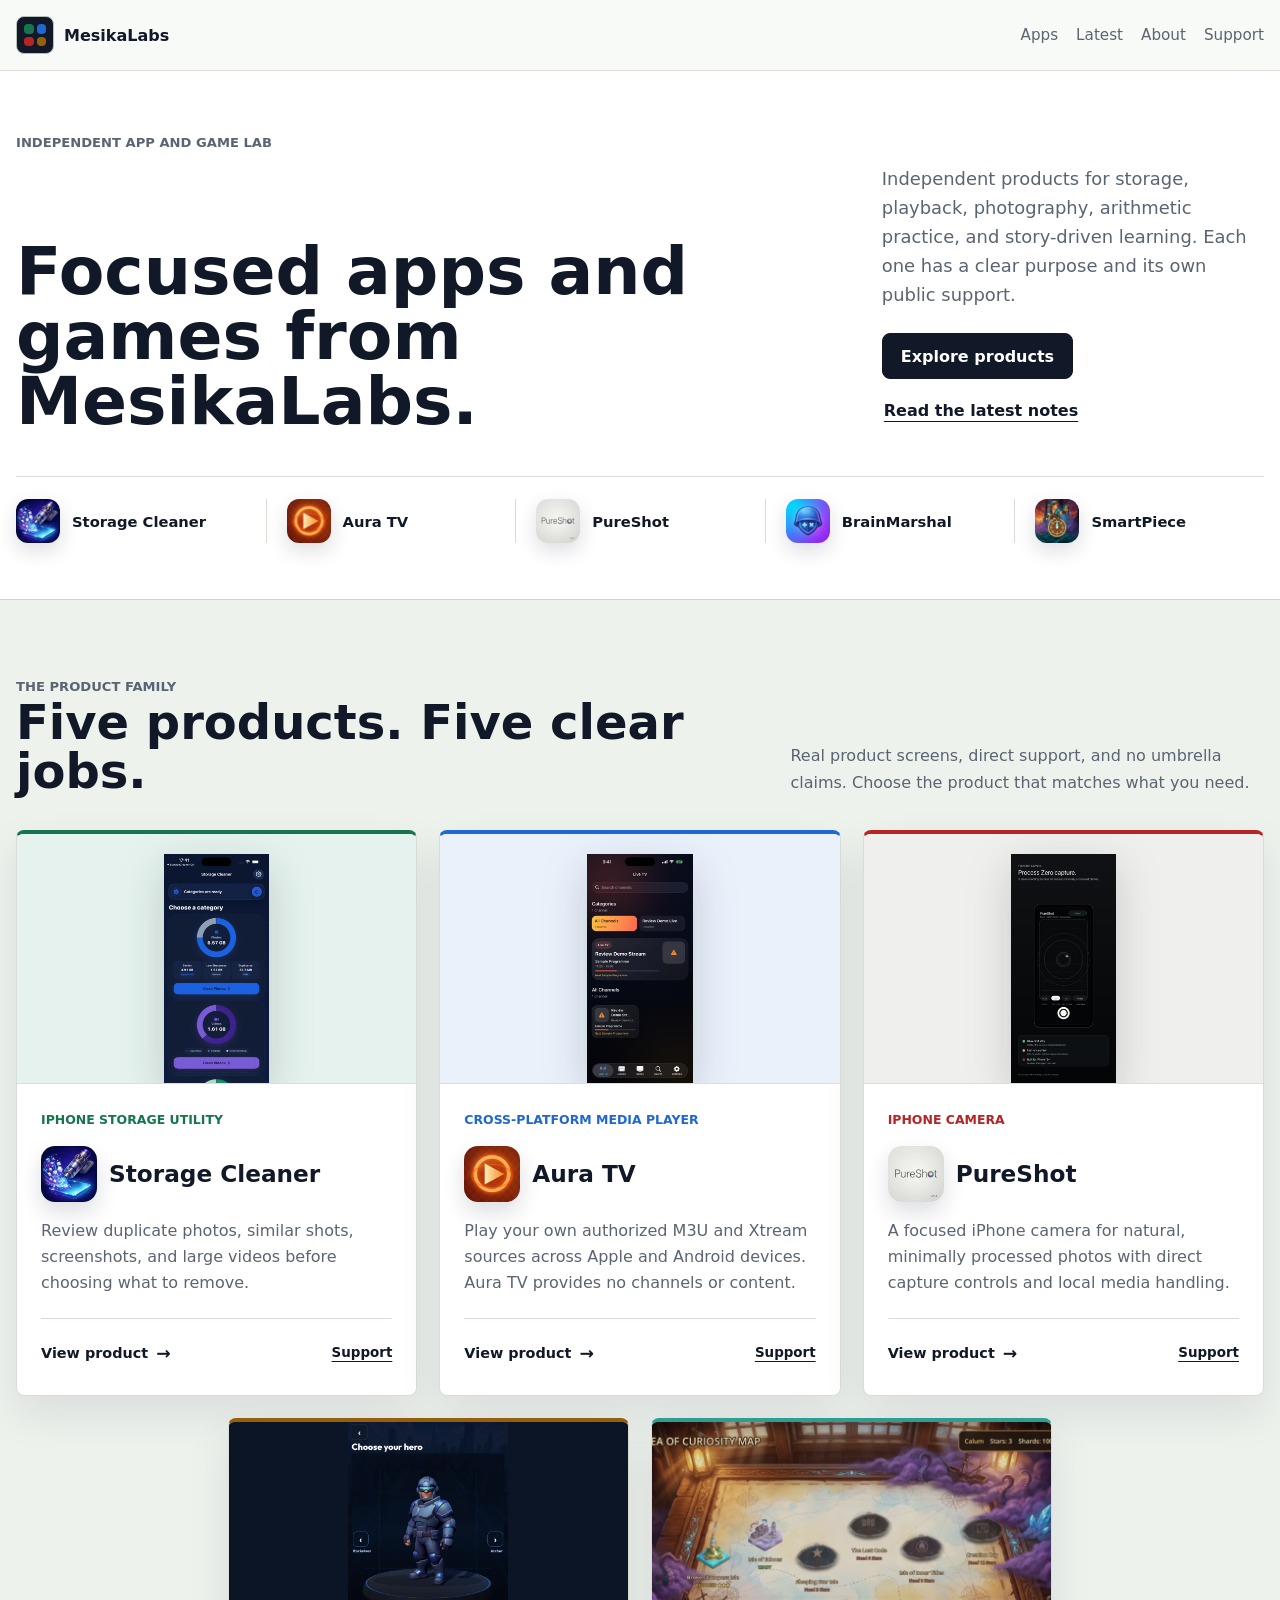
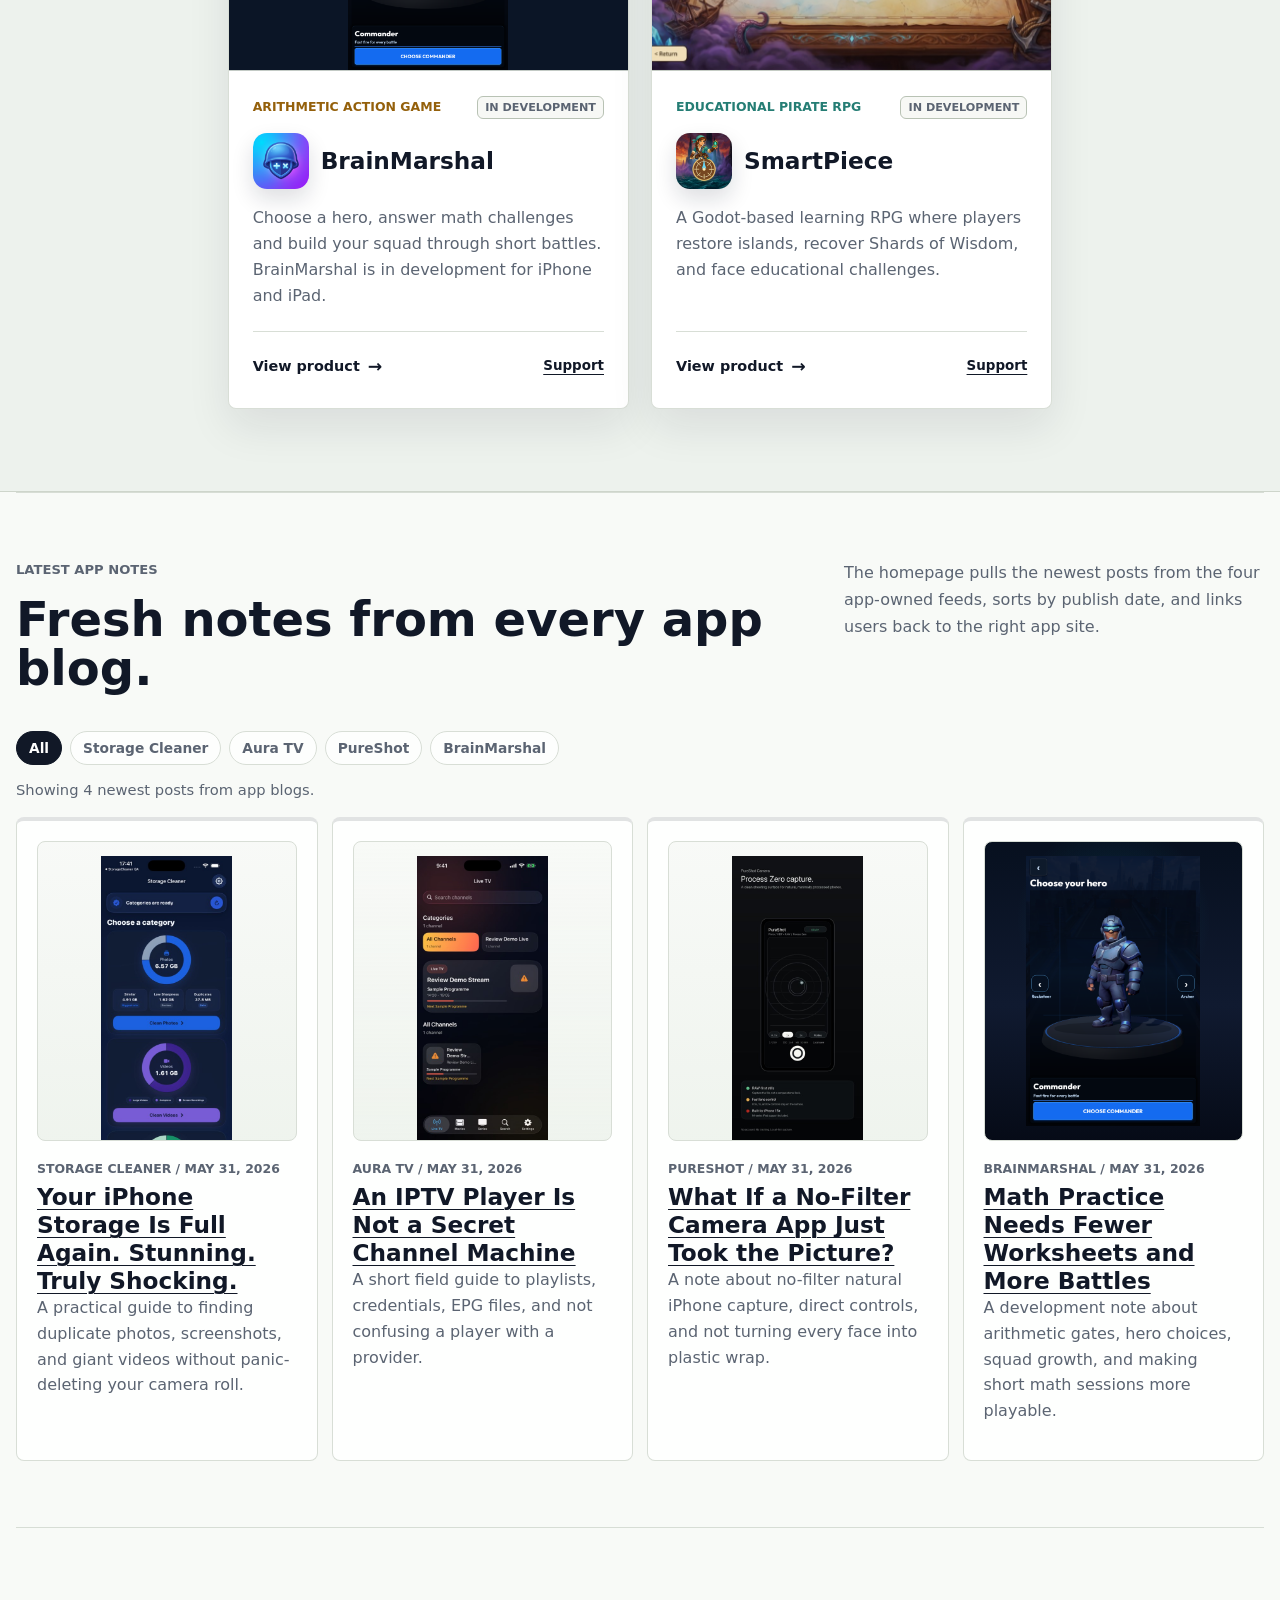
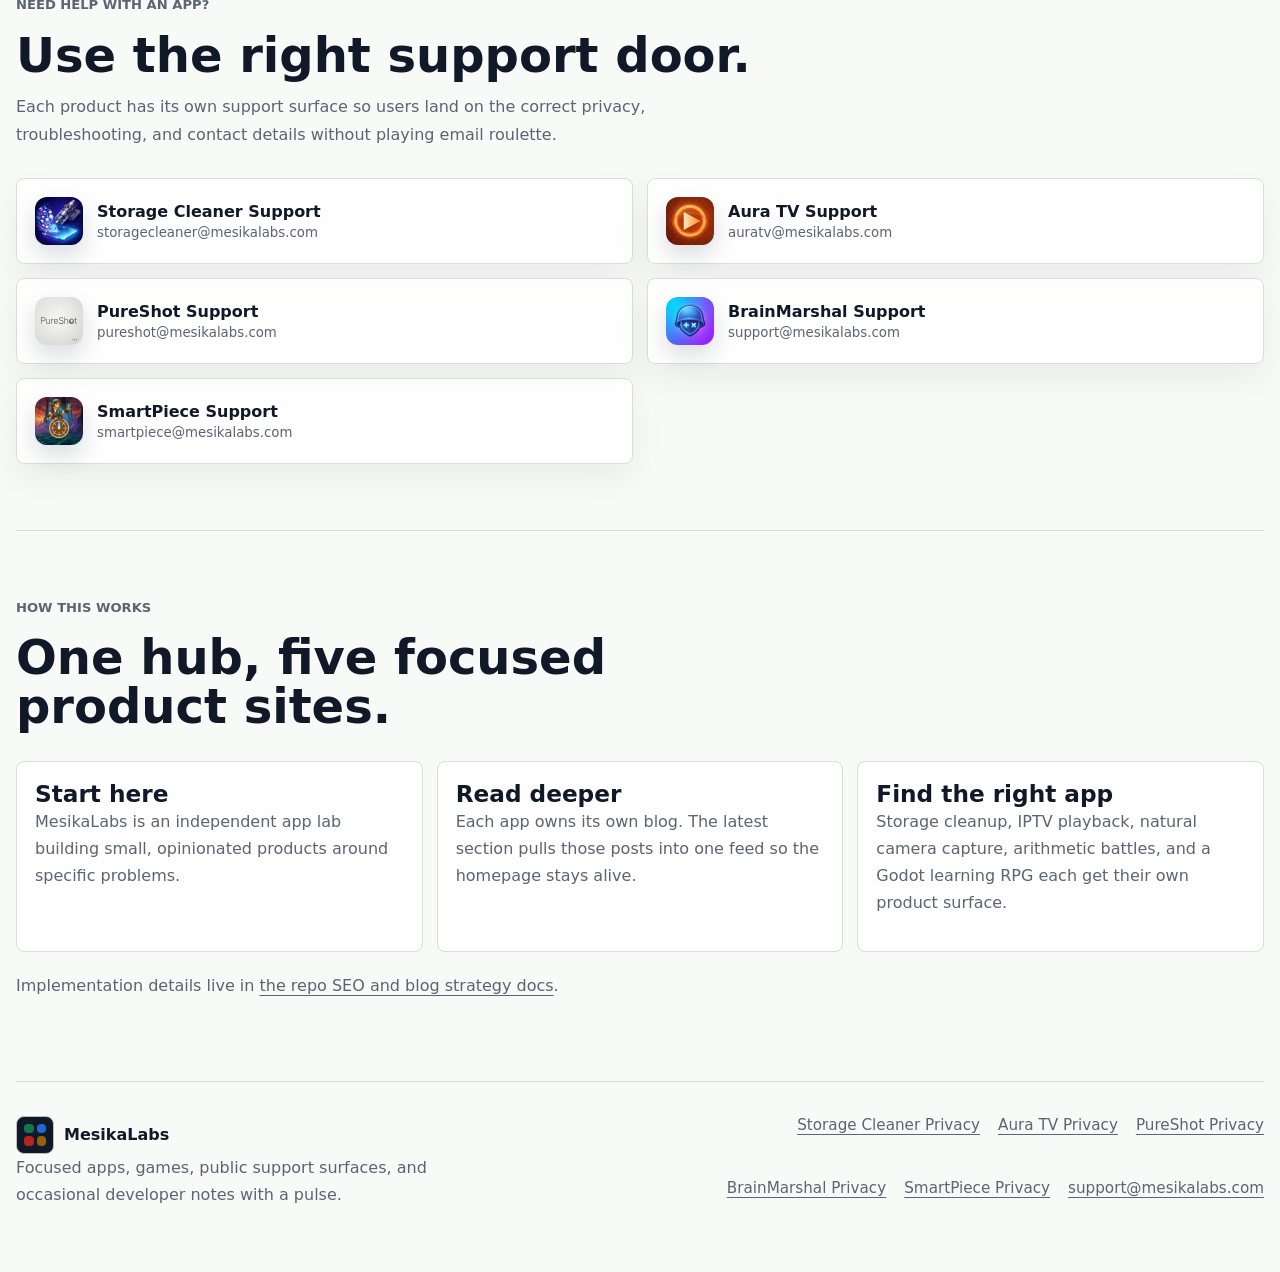
<file: index.html>
<!doctype html>
<html lang="en">
<head>
  <meta charset="utf-8">
  <meta name="viewport" content="width=device-width, initial-scale=1">
  <title>MesikaLabs | Focused Apps and Games</title>
  <meta name="description" content="MesikaLabs builds focused apps and games: Storage Cleaner, Aura TV, PureShot, BrainMarshal, and SmartPiece.">
  <meta name="theme-color" content="#f8faf7">
  <meta name="facebook-domain-verification" content="ojaukg6lcsspaxchct8sgvpy7v1ojz">
  <meta property="og:title" content="MesikaLabs | Focused Apps and Games">
  <meta property="og:description" content="The central hub for Storage Cleaner, Aura TV, PureShot, BrainMarshal, SmartPiece, support links, and the newest app blog posts.">
  <meta property="og:type" content="website">
  <meta property="og:url" content="https://mesikalabs.com/">
  <meta property="og:image" content="https://mesikalabs.com/assets/apps/storage-cleaner-icon-192.png">
  <meta property="og:image:alt" content="Storage Cleaner app icon from MesikaLabs">
  <meta name="twitter:card" content="summary">
  <link rel="canonical" href="https://mesikalabs.com/">
  <link rel="icon" href="/assets/apps/storage-cleaner-icon-192.png?v=20260531perf" type="image/png">
  <link rel="apple-touch-icon" href="/assets/apps/storage-cleaner-icon-192.png?v=20260531perf">
  <link rel="stylesheet" href="/assets/site.css?v=20260710portfolio3">
  <script type="application/ld+json">
  {
    "@context": "https://schema.org",
    "@type": "Organization",
    "name": "MesikaLabs",
    "url": "https://mesikalabs.com/",
    "email": "support@mesikalabs.com",
    "sameAs": [
      "https://storagecleaner.mesikalabs.com/",
      "https://auratv.mesikalabs.com/",
      "https://pureshot.mesikalabs.com/",
      "https://brainmarshal.mesikalabs.com/",
      "https://smartpiece.mesikalabs.com/"
    ],
    "makesOffer": [
      {
        "@type": "Offer",
        "itemOffered": {
          "@type": "SoftwareApplication",
          "name": "Storage Cleaner",
          "operatingSystem": "iOS",
          "applicationCategory": "UtilitiesApplication"
        }
      },
      {
        "@type": "Offer",
        "itemOffered": {
          "@type": "SoftwareApplication",
          "name": "Aura TV",
          "operatingSystem": "iOS, iPadOS, tvOS, Android, Android TV, Google TV",
          "applicationCategory": "EntertainmentApplication"
        }
      },
      {
        "@type": "Offer",
        "itemOffered": {
          "@type": "SoftwareApplication",
          "name": "PureShot",
          "operatingSystem": "iOS",
          "applicationCategory": "PhotographyApplication"
        }
      },
      {
        "@type": "Offer",
        "itemOffered": {
          "@type": "SoftwareApplication",
          "name": "BrainMarshal",
          "operatingSystem": "iOS",
          "applicationCategory": "EducationalApplication"
        }
      },
      {
        "@type": "Offer",
        "itemOffered": {
          "@type": "SoftwareApplication",
          "name": "SmartPiece",
          "operatingSystem": "Godot runtime in development",
          "applicationCategory": "EducationalApplication"
        }
      }
    ]
  }
  </script>
</head>
<body>
  <header class="site-header">
    <nav class="nav-shell" aria-label="Primary navigation">
      <a class="brand-link" href="/" aria-label="MesikaLabs home">
        <span class="brand-mark" aria-hidden="true"><i></i><i></i><i></i><i></i></span>
        <span>MesikaLabs</span>
      </a>
      <div class="nav-links">
        <a href="#apps">Apps</a>
        <a href="#latest">Latest</a>
        <a href="#strategy">About</a>
        <a href="#support">Support</a>
      </div>
    </nav>
  </header>

  <main>
    <section class="hero-section" aria-labelledby="hero-title">
      <div class="hero-inner">
        <div class="hero-copy">
          <p class="eyebrow">Independent app and game lab</p>
          <h1 id="hero-title">Focused apps and games from MesikaLabs.</h1>
          <div class="hero-intro">
            <p class="hero-lede">Independent products for storage, playback, photography, arithmetic practice, and story-driven learning. Each one has a clear purpose and its own public support.</p>
            <div class="hero-actions" aria-label="Primary site links">
              <a class="button button-primary" href="#apps">Explore products</a>
              <a class="text-link" href="#latest">Read the latest notes</a>
            </div>
          </div>
        </div>

        <ul class="product-index" aria-label="MesikaLabs products">
          <li><a href="https://storagecleaner.mesikalabs.com/"><img src="/assets/apps/storage-cleaner-icon-192.png?v=20260531perf" width="44" height="44" alt=""><span>Storage Cleaner</span></a></li>
          <li><a href="https://auratv.mesikalabs.com/"><img src="/assets/apps/aura-tv-icon-192.png?v=20260531perf" width="44" height="44" alt=""><span>Aura TV</span></a></li>
          <li><a href="https://pureshot.mesikalabs.com/"><img src="/assets/apps/pureshot-icon-192.png?v=20260531perf" width="44" height="44" alt=""><span>PureShot</span></a></li>
          <li><a href="https://brainmarshal.mesikalabs.com/"><img src="/assets/apps/mathwar-icon-192.png?v=20260628" width="44" height="44" alt=""><span>BrainMarshal</span></a></li>
          <li><a href="https://smartpiece.mesikalabs.com/"><img src="/assets/apps/smartpiece-icon-192.png" width="44" height="44" alt=""><span>SmartPiece</span></a></li>
        </ul>
      </div>
    </section>

    <section class="apps-section" id="apps" aria-labelledby="apps-title">
      <div class="section-shell">
        <div class="section-heading products-heading">
          <p class="eyebrow">The product family</p>
          <h2 id="apps-title">Five products. Five clear jobs.</h2>
          <p>Real product screens, direct support, and no umbrella claims. Choose the product that matches what you need.</p>
        </div>

        <div class="app-grid">
          <article class="app-card app-storage">
            <a class="app-card-top" href="https://storagecleaner.mesikalabs.com/" aria-label="Visit Storage Cleaner">
              <img class="app-preview" src="/assets/apps/storage-cleaner-preview.jpg?v=20260531perf" width="414" height="900" alt="Storage Cleaner iPhone dashboard showing storage cleanup categories" decoding="async">
            </a>
            <div class="app-card-body">
              <div class="app-meta">
                <p class="app-kicker">iPhone storage utility</p>
              </div>
              <div class="app-heading">
                <img class="app-card-icon" src="/assets/apps/storage-cleaner-icon-192.png?v=20260531perf" width="72" height="72" alt="" decoding="async">
                <h3><a href="https://storagecleaner.mesikalabs.com/">Storage Cleaner</a></h3>
              </div>
              <p>Review duplicate photos, similar shots, screenshots, and large videos before choosing what to remove.</p>
              <div class="app-links">
                <a class="app-primary-link" href="https://storagecleaner.mesikalabs.com/">View product <span aria-hidden="true">&rarr;</span></a>
                <a href="https://storagecleaner.mesikalabs.com/support/">Support</a>
              </div>
            </div>
          </article>

          <article class="app-card app-aura">
            <a class="app-card-top" href="https://auratv.mesikalabs.com/" aria-label="Visit Aura TV">
              <img class="app-preview" src="/assets/apps/aura-tv-preview.jpg?v=20260531perf" width="414" height="900" alt="Aura TV IPTV player live channel guide screen" decoding="async">
            </a>
            <div class="app-card-body">
              <div class="app-meta">
                <p class="app-kicker">Cross-platform media player</p>
              </div>
              <div class="app-heading">
                <img class="app-card-icon" src="/assets/apps/aura-tv-icon-192.png?v=20260531perf" width="72" height="72" alt="" decoding="async">
                <h3><a href="https://auratv.mesikalabs.com/">Aura TV</a></h3>
              </div>
              <p>Play your own authorized M3U and Xtream sources across Apple and Android devices. Aura TV provides no channels or content.</p>
              <div class="app-links">
                <a class="app-primary-link" href="https://auratv.mesikalabs.com/">View product <span aria-hidden="true">&rarr;</span></a>
                <a href="https://auratv.mesikalabs.com/support/">Support</a>
              </div>
            </div>
          </article>

          <article class="app-card app-pure">
            <a class="app-card-top" href="https://pureshot.mesikalabs.com/" aria-label="Visit PureShot">
              <img class="app-preview" src="/assets/apps/pureshot-preview.jpg?v=20260531perf" width="414" height="900" alt="PureShot iPhone camera controls for natural capture" decoding="async">
            </a>
            <div class="app-card-body">
              <div class="app-meta">
                <p class="app-kicker">iPhone camera</p>
              </div>
              <div class="app-heading">
                <img class="app-card-icon" src="/assets/apps/pureshot-icon-192.png?v=20260531perf" width="72" height="72" alt="" decoding="async">
                <h3><a href="https://pureshot.mesikalabs.com/">PureShot</a></h3>
              </div>
              <p>A focused iPhone camera for natural, minimally processed photos with direct capture controls and local media handling.</p>
              <div class="app-links">
                <a class="app-primary-link" href="https://pureshot.mesikalabs.com/">View product <span aria-hidden="true">&rarr;</span></a>
                <a href="https://pureshot.mesikalabs.com/support/">Support</a>
              </div>
            </div>
          </article>

          <article class="app-card app-math">
            <a class="app-card-top" href="https://brainmarshal.mesikalabs.com/" aria-label="Visit BrainMarshal">
              <img class="app-preview" src="/assets/apps/brainmarshal-hero-select.png?v=20260908" width="1179" height="2556" alt="BrainMarshal current 3D hero selection" loading="lazy" decoding="async">
            </a>
            <div class="app-card-body">
              <div class="app-meta">
                <p class="app-kicker">Arithmetic action game</p>
                <span class="status-label">In development</span>
              </div>
              <div class="app-heading">
                <img class="app-card-icon" src="/assets/apps/mathwar-icon-192.png?v=20260628" width="72" height="72" alt="" loading="lazy" decoding="async">
                <h3><a href="https://brainmarshal.mesikalabs.com/">BrainMarshal</a></h3>
              </div>
              <p>Choose a hero, answer math challenges and build your squad through short battles. BrainMarshal is in development for iPhone and iPad.</p>
              <div class="app-links">
                <a class="app-primary-link" href="https://brainmarshal.mesikalabs.com/">View product <span aria-hidden="true">&rarr;</span></a>
                <a href="https://brainmarshal.mesikalabs.com/support/">Support</a>
              </div>
            </div>
          </article>

          <article class="app-card app-smartpiece">
            <a class="app-card-top" href="https://smartpiece.mesikalabs.com/" aria-label="Visit SmartPiece">
              <img class="app-preview" src="/assets/apps/smartpiece-preview.jpg" width="900" height="506" alt="SmartPiece Godot world map screenshot" loading="lazy" decoding="async">
            </a>
            <div class="app-card-body">
              <div class="app-meta">
                <p class="app-kicker">Educational pirate RPG</p>
                <span class="status-label">In development</span>
              </div>
              <div class="app-heading">
                <img class="app-card-icon" src="/assets/apps/smartpiece-icon-192.png" width="72" height="72" alt="" loading="lazy" decoding="async">
                <h3><a href="https://smartpiece.mesikalabs.com/">SmartPiece</a></h3>
              </div>
              <p>A Godot-based learning RPG where players restore islands, recover Shards of Wisdom, and face educational challenges.</p>
              <div class="app-links">
                <a class="app-primary-link" href="https://smartpiece.mesikalabs.com/">View product <span aria-hidden="true">&rarr;</span></a>
                <a href="https://smartpiece.mesikalabs.com/support/">Support</a>
              </div>
            </div>
          </article>
        </div>
      </div>
    </section>

    <section class="latest-section" id="latest" aria-labelledby="latest-title">
      <div class="section-heading latest-heading">
        <div>
          <p class="eyebrow">Latest app notes</p>
          <h2 id="latest-title">Fresh notes from every app blog.</h2>
        </div>
        <p>The homepage pulls the newest posts from the four app-owned feeds, sorts by publish date, and links users back to the right app site.</p>
      </div>

      <div class="feed-toolbar" aria-label="Filter latest posts">
        <button class="filter-chip is-active" type="button" data-feed-filter="all">All</button>
        <button class="filter-chip" type="button" data-feed-filter="Storage Cleaner">Storage Cleaner</button>
        <button class="filter-chip" type="button" data-feed-filter="Aura TV">Aura TV</button>
        <button class="filter-chip" type="button" data-feed-filter="PureShot">PureShot</button>
        <button class="filter-chip" type="button" data-feed-filter="BrainMarshal">BrainMarshal</button>
      </div>
      <div class="feed-status" id="feed-status" role="status" aria-live="polite">Loading newest app posts...</div>
      <div class="post-grid" id="latest-posts" data-feed-target>
        <article class="post-card" data-app="Storage Cleaner">
          <img class="post-thumb" src="/assets/apps/storage-cleaner-preview.jpg?v=20260531perf" width="414" height="900" alt="Storage Cleaner cleanup dashboard thumbnail" loading="lazy" decoding="async">
          <p class="post-meta">Storage Cleaner / May 31, 2026</p>
          <h3><a href="https://storagecleaner.mesikalabs.com/blog/iphone-storage-full-again/">Your iPhone Storage Is Full Again. Stunning. Truly Shocking.</a></h3>
          <p>The polite way to say it: your camera roll has become a landfill with thumbnails.</p>
        </article>
        <article class="post-card" data-app="Aura TV">
          <img class="post-thumb" src="/assets/apps/aura-tv-preview.jpg?v=20260531perf" width="414" height="900" alt="Aura TV live guide thumbnail" loading="lazy" decoding="async">
          <p class="post-meta">Aura TV / May 31, 2026</p>
          <h3><a href="https://auratv.mesikalabs.com/blog/iptv-player-without-channels/">An IPTV Player Is Not a Secret Channel Machine</a></h3>
          <p>A short field guide to playlists, credentials, EPG files, and not confusing a player with a provider.</p>
        </article>
        <article class="post-card" data-app="PureShot">
          <img class="post-thumb" src="/assets/apps/pureshot-preview.jpg?v=20260531perf" width="414" height="900" alt="PureShot camera controls thumbnail" loading="lazy" decoding="async">
          <p class="post-meta">PureShot / May 31, 2026</p>
          <h3><a href="https://pureshot.mesikalabs.com/blog/no-filter-camera/">What If a Camera App Just Took the Picture?</a></h3>
          <p>No sparkle cannon. No plastic skin. Just the scene, the sensor, and fewer excuses.</p>
        </article>
        <article class="post-card" data-app="BrainMarshal">
          <img class="post-thumb" src="/assets/apps/brainmarshal-hero-select.png?v=20260908" width="1179" height="2556" alt="BrainMarshal hero selection" loading="lazy" decoding="async">
          <p class="post-meta">BrainMarshal / May 31, 2026</p>
          <h3><a href="https://brainmarshal.mesikalabs.com/blog/math-practice-with-battles/">Math Practice Needs Fewer Worksheets and More Battles</a></h3>
          <p>A quick look at why BrainMarshal turns arithmetic answers into movement, soldiers, and consequences.</p>
        </article>
      </div>
    </section>

    <section class="support-section" id="support" aria-labelledby="support-title">
      <div class="section-heading">
        <p class="eyebrow">Need help with an app?</p>
        <h2 id="support-title">Use the right support door.</h2>
        <p>Each product has its own support surface so users land on the correct privacy, troubleshooting, and contact details without playing email roulette.</p>
      </div>
      <div class="support-grid">
        <a class="support-card" href="https://storagecleaner.mesikalabs.com/support/">
          <img src="/assets/apps/storage-cleaner-icon-192.png?v=20260531perf" width="48" height="48" loading="lazy" decoding="async" alt="">
          <span>
            <strong>Storage Cleaner Support</strong>
            <small>storagecleaner@mesikalabs.com</small>
          </span>
        </a>
        <a class="support-card" href="https://auratv.mesikalabs.com/support/">
          <img src="/assets/apps/aura-tv-icon-192.png?v=20260531perf" width="48" height="48" loading="lazy" decoding="async" alt="">
          <span>
            <strong>Aura TV Support</strong>
            <small>auratv@mesikalabs.com</small>
          </span>
        </a>
        <a class="support-card" href="https://pureshot.mesikalabs.com/support/">
          <img src="/assets/apps/pureshot-icon-192.png?v=20260531perf" width="48" height="48" loading="lazy" decoding="async" alt="">
          <span>
            <strong>PureShot Support</strong>
            <small>pureshot@mesikalabs.com</small>
          </span>
        </a>
        <a class="support-card" href="https://brainmarshal.mesikalabs.com/support/">
          <img src="/assets/apps/mathwar-icon-192.png?v=20260628" width="48" height="48" loading="lazy" decoding="async" alt="">
          <span>
            <strong>BrainMarshal Support</strong>
            <small>support@mesikalabs.com</small>
          </span>
        </a>
        <a class="support-card" href="https://smartpiece.mesikalabs.com/support/">
          <img src="/assets/apps/smartpiece-icon-192.png" width="48" height="48" loading="lazy" decoding="async" alt="">
          <span>
            <strong>SmartPiece Support</strong>
            <small>smartpiece@mesikalabs.com</small>
          </span>
        </a>
      </div>
    </section>

    <section class="strategy-section" id="strategy" aria-labelledby="strategy-title">
      <div class="section-heading">
        <p class="eyebrow">How this works</p>
        <h2 id="strategy-title">One hub, five focused product sites.</h2>
      </div>
      <div class="strategy-grid">
        <article>
          <h3>Start here</h3>
          <p>MesikaLabs is an independent app lab building small, opinionated products around specific problems.</p>
        </article>
        <article>
          <h3>Read deeper</h3>
          <p>Each app owns its own blog. The latest section pulls those posts into one feed so the homepage stays alive.</p>
        </article>
        <article>
          <h3>Find the right app</h3>
          <p>Storage cleanup, IPTV playback, natural camera capture, arithmetic battles, and a Godot learning RPG each get their own product surface.</p>
        </article>
      </div>
      <p class="doc-link">Implementation details live in <a href="https://github.com/eliran-mesika/mesikalabs-site/tree/main/docs">the repo SEO and blog strategy docs</a>.</p>
    </section>
  </main>

  <footer class="site-footer">
    <div>
      <a class="brand-link" href="/" aria-label="MesikaLabs home">
        <span class="brand-mark" aria-hidden="true"><i></i><i></i><i></i><i></i></span>
        <span>MesikaLabs</span>
      </a>
      <p>Focused apps, games, public support surfaces, and occasional developer notes with a pulse.</p>
    </div>
    <div class="footer-links">
      <a href="https://storagecleaner.mesikalabs.com/privacy/">Storage Cleaner Privacy</a>
      <a href="https://auratv.mesikalabs.com/privacy/">Aura TV Privacy</a>
      <a href="https://pureshot.mesikalabs.com/privacy/">PureShot Privacy</a>
      <a href="https://brainmarshal.mesikalabs.com/privacy/">BrainMarshal Privacy</a>
      <a href="https://smartpiece.mesikalabs.com/privacy/">SmartPiece Privacy</a>
      <a href="mailto:support@mesikalabs.com">support@mesikalabs.com</a>
    </div>
  </footer>

  <script src="/assets/site.js?v=20260628hubgrid2" defer></script>
</body>
</html>
</file>
<file: assets/site.css>
:root {
  color-scheme: light;
  --bg: #f8faf7;
  --paper: #ffffff;
  --ink: #111827;
  --muted: #5b6472;
  --line: #d8ded6;
  --line-strong: #b8c2b4;
  --green: #16754f;
  --blue: #1f67d2;
  --red: #b72424;
  --amber: #94600b;
  --teal: #2f9d92;
  --shadow: 0 18px 44px rgba(17, 24, 39, 0.09);
  --content: 1360px;
}

* {
  box-sizing: border-box;
}

html {
  scroll-behavior: smooth;
  overflow-x: hidden;
}

body {
  margin: 0;
  background: var(--bg);
  color: var(--ink);
  font-family: Inter, ui-sans-serif, system-ui, -apple-system, BlinkMacSystemFont, "Segoe UI", sans-serif;
  text-rendering: optimizeLegibility;
  -webkit-font-smoothing: antialiased;
  overflow-x: clip;
}

img {
  display: block;
  max-width: 100%;
  height: auto;
}

a {
  color: inherit;
}

.site-header {
  position: sticky;
  top: 0;
  z-index: 20;
  border-bottom: 1px solid rgba(216, 222, 214, 0.8);
  background: rgba(248, 250, 247, 0.9);
  backdrop-filter: blur(18px);
}

.nav-shell,
.hero-inner,
.section-shell,
.latest-section,
.support-section,
.strategy-section,
.site-footer {
  width: min(100% - 32px, var(--content));
  margin-inline: auto;
}

.nav-shell {
  min-height: 70px;
  display: flex;
  align-items: center;
  justify-content: space-between;
  gap: 24px;
}

.brand-link {
  display: inline-flex;
  align-items: center;
  gap: 10px;
  color: var(--ink);
  font-weight: 800;
  text-decoration: none;
}

.brand-mark {
  display: grid;
  grid-template-columns: repeat(2, 1fr);
  gap: 3px;
  width: 38px;
  height: 38px;
  padding: 7px;
  border: 1px solid var(--line-strong);
  border-radius: 8px;
  background: #111827;
}

.brand-mark i {
  display: block;
  border-radius: 4px;
}

.brand-mark i:nth-child(1) {
  background: var(--green);
}

.brand-mark i:nth-child(2) {
  background: var(--blue);
}

.brand-mark i:nth-child(3) {
  background: var(--red);
}

.brand-mark i:nth-child(4) {
  background: var(--amber);
}

.nav-links,
.footer-links {
  display: flex;
  flex-wrap: wrap;
  gap: 18px;
  color: var(--muted);
  font-size: 0.95rem;
}

.nav-links a {
  padding: 8px 0;
  text-decoration: none;
}

.nav-links a:hover,
.footer-links a:hover,
.app-links a:hover {
  text-decoration: underline;
}

.nav-links a,
.footer-links a,
.app-card a,
.post-card a,
.doc-link a {
  text-decoration-thickness: 1px;
  text-underline-offset: 4px;
}

.hero-section {
  padding: 64px 0 56px;
  background: #ffffff;
}

.hero-inner {
  display: grid;
  gap: 42px;
}

.hero-inner > *,
.hero-copy {
  min-width: 0;
}

.hero-copy {
  display: grid;
  grid-template-columns: minmax(0, 1.35fr) minmax(320px, 0.65fr);
  column-gap: 72px;
  align-items: end;
}

.hero-copy .eyebrow {
  grid-column: 1 / -1;
}

.eyebrow {
  margin: 0 0 14px;
  color: var(--muted);
  font-size: 0.82rem;
  font-weight: 800;
  letter-spacing: 0;
  text-transform: uppercase;
}

h1,
h2,
h3,
p {
  margin-top: 0;
}

h1 {
  max-width: 15ch;
  margin-bottom: 0;
  font-size: 4.15rem;
  line-height: 0.98;
  letter-spacing: 0;
}

.hero-intro {
  padding-bottom: 4px;
}

.hero-lede {
  max-width: 46ch;
  margin-bottom: 0;
  color: var(--muted);
  font-size: 1.12rem;
  line-height: 1.62;
}

.hero-actions {
  display: flex;
  flex-wrap: wrap;
  align-items: center;
  gap: 12px;
  margin-top: 24px;
}

.button {
  display: inline-flex;
  align-items: center;
  justify-content: center;
  min-height: 46px;
  padding: 0 18px;
  border: 1px solid var(--line-strong);
  border-radius: 8px;
  font-weight: 800;
  text-decoration: none;
}

.button-primary {
  border-color: #111827;
  background: #111827;
  color: #ffffff;
}

.button-secondary {
  background: #ffffff;
  color: var(--ink);
}

.text-link {
  padding: 10px 2px;
  color: var(--ink);
  font-weight: 800;
  text-decoration-thickness: 1px;
  text-underline-offset: 5px;
}

.product-index {
  display: grid;
  grid-template-columns: repeat(5, minmax(0, 1fr));
  margin: 0;
  padding: 22px 0 0;
  border-top: 1px solid var(--line);
  list-style: none;
}

.product-index li + li {
  border-inline-start: 1px solid var(--line);
}

.product-index a {
  display: flex;
  align-items: center;
  gap: 12px;
  min-width: 0;
  padding: 0 20px;
  font-size: 0.92rem;
  font-weight: 800;
  text-decoration: none;
}

.product-index li:first-child a {
  padding-inline-start: 0;
}

.product-index img {
  width: 44px;
  height: 44px;
  flex: 0 0 auto;
  border-radius: 12px;
  box-shadow: 0 8px 20px rgba(17, 24, 39, 0.14);
}

.apps-section {
  padding: 76px 0 82px;
  border-block: 1px solid rgba(184, 194, 180, 0.58);
  background: #edf2ed;
}

main section[id] {
  scroll-margin-top: 90px;
}

.latest-section,
.support-section,
.strategy-section {
  padding: 66px 0;
  border-top: 1px solid rgba(184, 194, 180, 0.5);
}

.section-heading {
  max-width: 760px;
  margin-bottom: 30px;
}

.section-heading h2 {
  margin-bottom: 14px;
  font-size: 3rem;
  line-height: 1.02;
  letter-spacing: 0;
}

.section-heading p,
.strategy-grid p,
.doc-link,
.site-footer p {
  color: var(--muted);
  line-height: 1.7;
}

.products-heading {
  display: grid;
  grid-template-columns: minmax(0, 1.2fr) minmax(320px, 0.8fr);
  column-gap: 64px;
  align-items: end;
  max-width: none;
  margin-bottom: 34px;
}

.products-heading .eyebrow {
  grid-column: 1 / -1;
}

.products-heading h2,
.products-heading p {
  margin-bottom: 0;
}

.app-grid,
.post-grid,
.support-grid,
.strategy-grid {
  display: grid;
  grid-template-columns: repeat(4, minmax(0, 1fr));
  gap: 14px;
}

.app-grid {
  grid-template-columns: repeat(6, minmax(0, 1fr));
  gap: 22px;
}

.app-card,
.post-card,
.strategy-grid article {
  min-width: 0;
  border: 1px solid var(--line);
  border-radius: 8px;
  background: rgba(255, 255, 255, 0.84);
}

.app-card {
  display: grid;
  grid-column: span 2;
  grid-template-rows: auto 1fr;
  overflow: clip;
  border-top-width: 4px;
  border-top-style: solid;
  background: #ffffff;
  box-shadow: var(--shadow);
}

.app-math {
  grid-column: 2 / span 2;
}

.app-smartpiece {
  grid-column: 4 / span 2;
}

.app-storage {
  border-top-color: var(--green);
}

.app-aura {
  border-top-color: var(--blue);
}

.app-pure {
  border-top-color: var(--red);
}

.app-math {
  border-top-color: var(--amber);
}

.app-smartpiece {
  border-top-color: var(--teal);
}

.app-card-top {
  position: relative;
  display: block;
  aspect-ratio: 16 / 10;
  overflow: hidden;
  border-bottom: 1px solid rgba(216, 222, 214, 0.9);
  background: #eef2ec;
}

.app-storage .app-card-top {
  background: #e5f2ed;
}

.app-aura .app-card-top {
  background: #eaf1fb;
}

.app-pure .app-card-top {
  background: #efefed;
}

.app-math .app-card-top {
  background: #0b1424;
}

.app-smartpiece .app-card-top {
  background: #1a2522;
}

.app-card-body {
  display: flex;
  flex-direction: column;
  min-width: 0;
  padding: 24px;
}

.app-meta {
  display: flex;
  align-items: center;
  justify-content: space-between;
  gap: 12px;
  min-height: 24px;
  margin-bottom: 14px;
}

.app-heading {
  display: flex;
  align-items: center;
  gap: 12px;
  margin-bottom: 16px;
}

.app-card-icon {
  width: 56px;
  height: 56px;
  flex: 0 0 auto;
  border-radius: 14px;
  box-shadow: 0 10px 22px rgba(17, 24, 39, 0.14);
}

.app-preview {
  width: 100%;
  height: 100%;
  object-fit: contain;
  object-position: center top;
  padding-top: 20px;
  filter: drop-shadow(0 14px 22px rgba(17, 24, 39, 0.18));
}

.app-math .app-preview,
.app-smartpiece .app-preview {
  object-fit: cover;
  object-position: center 22%;
  padding: 0;
  filter: none;
}

.app-card h3,
.post-card h3,
.strategy-grid h3 {
  margin-bottom: 0;
  font-size: 1.45rem;
  line-height: 1.2;
}

.app-card p,
.post-card p {
  color: var(--muted);
  line-height: 1.62;
}

.app-card-body > p {
  flex: 1;
  margin-bottom: 22px;
}

.app-card h3 a {
  text-decoration: none;
}

.app-links {
  display: flex;
  flex-wrap: wrap;
  align-items: center;
  justify-content: space-between;
  gap: 10px;
  padding-top: 16px;
  border-top: 1px solid var(--line);
}

.app-links a {
  display: inline-flex;
  min-height: 36px;
  align-items: center;
  padding: 0;
  font-size: 0.84rem;
  font-weight: 800;
  text-underline-offset: 4px;
}

.app-links .app-primary-link {
  gap: 8px;
  color: var(--ink);
  font-size: 0.9rem;
  text-decoration: none;
}

.app-primary-link span {
  font-size: 1.08rem;
}

.app-kicker,
.post-meta {
  margin-bottom: 4px;
  font-size: 0.78rem;
  font-weight: 850;
  text-transform: uppercase;
}

.app-kicker {
  margin-bottom: 0;
}

.status-label {
  flex: 0 0 auto;
  padding: 4px 7px;
  border: 1px solid var(--line-strong);
  border-radius: 6px;
  background: #f7f8f5;
  color: var(--muted);
  font-size: 0.7rem;
  font-weight: 800;
  text-transform: uppercase;
}

.app-storage .app-kicker {
  color: var(--green);
}

.app-aura .app-kicker {
  color: var(--blue);
}

.app-pure .app-kicker {
  color: var(--red);
}

.app-math .app-kicker {
  color: var(--amber);
}

.app-smartpiece .app-kicker {
  color: #257d74;
}

.latest-heading {
  display: flex;
  max-width: none;
  justify-content: space-between;
  gap: 30px;
}

.latest-heading > p {
  max-width: 420px;
}

.feed-toolbar {
  display: flex;
  flex-wrap: wrap;
  gap: 8px;
  margin: -6px 0 16px;
}

.filter-chip {
  min-height: 34px;
  padding: 0 12px;
  border: 1px solid var(--line);
  border-radius: 999px;
  background: rgba(255, 255, 255, 0.8);
  color: var(--muted);
  font: inherit;
  font-size: 0.86rem;
  font-weight: 800;
  cursor: pointer;
}

.filter-chip.is-active {
  border-color: #111827;
  background: #111827;
  color: #ffffff;
}

.feed-status {
  min-height: 24px;
  margin-bottom: 12px;
  color: var(--muted);
  font-size: 0.92rem;
}

.post-grid {
  grid-template-columns: repeat(4, minmax(0, 1fr));
}

.post-card {
  padding: 20px;
  display: grid;
  align-content: start;
  border-top: 4px solid rgba(17, 24, 39, 0.12);
}

.post-thumb {
  width: 100%;
  height: 300px;
  margin-bottom: 18px;
  border-radius: 8px;
  object-fit: contain;
  object-position: top center;
  padding: 14px 52px 0;
  border: 1px solid var(--line);
  background:
    linear-gradient(180deg, rgba(255, 255, 255, 0.58), rgba(239, 244, 238, 0.84)),
    #eef2ec;
}

.post-card[data-app="BrainMarshal"] .post-thumb {
  padding: 14px;
  background:
    radial-gradient(circle at 50% 26%, rgba(8, 183, 217, 0.16), transparent 38%),
    linear-gradient(180deg, #07101f 0%, #101a30 55%, #060b17 100%);
}

.post-card h3 a {
  color: var(--ink);
}

.support-grid {
  grid-template-columns: repeat(2, minmax(0, 1fr));
}

.support-card {
  display: flex;
  align-items: center;
  gap: 14px;
  min-width: 0;
  padding: 18px;
  border: 1px solid var(--line);
  border-radius: 8px;
  background: rgba(255, 255, 255, 0.84);
  box-shadow: 0 14px 34px rgba(17, 24, 39, 0.06);
  text-decoration: none;
}

.support-card:hover {
  border-color: var(--line-strong);
}

.support-card img {
  width: 48px;
  height: 48px;
  flex: 0 0 auto;
  border-radius: 12px;
  box-shadow: 0 10px 22px rgba(17, 24, 39, 0.14);
}

.support-card strong,
.support-card small {
  display: block;
}

.support-card small {
  margin-top: 4px;
  color: var(--muted);
  overflow-wrap: anywhere;
}

.strategy-grid {
  grid-template-columns: repeat(3, minmax(0, 1fr));
}

.strategy-grid article {
  padding: 18px;
}

.doc-link {
  margin-top: 20px;
}

.site-footer {
  display: flex;
  justify-content: space-between;
  gap: 30px;
  padding: 34px 0 48px;
  border-top: 1px solid rgba(184, 194, 180, 0.5);
}

.site-footer > div:first-child {
  max-width: 460px;
}

.footer-links {
  justify-content: flex-end;
  max-width: 560px;
}

.not-found {
  min-height: 100vh;
  width: min(100% - 32px, 720px);
  margin-inline: auto;
  display: grid;
  align-content: center;
  gap: 16px;
}

.not-found h1 {
  max-width: none;
  margin: 20px 0 0;
}

.not-found p {
  color: var(--muted);
  font-size: 1.12rem;
}

a:focus-visible,
button:focus-visible {
  outline: 3px solid rgba(31, 103, 210, 0.42);
  outline-offset: 3px;
}

@media (max-width: 1120px) {
  .app-grid {
    grid-template-columns: repeat(2, minmax(0, 1fr));
  }

  .app-card,
  .app-math,
  .app-smartpiece {
    grid-column: auto;
  }

  .app-smartpiece {
    grid-column: 1 / -1;
    width: calc(50% - 11px);
    justify-self: center;
  }
}

@media (max-width: 980px) {
  h1 {
    max-width: 18ch;
    font-size: 3.45rem;
  }

  .section-heading h2 {
    font-size: 2.55rem;
  }

  .hero-copy,
  .products-heading,
  .latest-heading,
  .site-footer {
    grid-template-columns: 1fr;
    display: grid;
  }

  .hero-copy,
  .products-heading {
    row-gap: 22px;
  }

  .hero-inner {
    gap: 34px;
  }

  .post-grid,
  .strategy-grid {
    grid-template-columns: repeat(2, minmax(0, 1fr));
  }

  .footer-links {
    justify-content: flex-start;
  }
}

@media (max-width: 640px) {
  .nav-shell,
  .hero-inner,
  .section-shell,
  .latest-section,
  .support-section,
  .strategy-section,
  .site-footer {
    width: min(100% - 22px, var(--content));
  }

  .nav-shell {
    align-items: flex-start;
    flex-direction: column;
    gap: 10px;
    padding: 12px 0;
  }

  .nav-links {
    gap: 12px;
    font-size: 0.9rem;
  }

  .hero-section {
    min-height: auto;
    padding: 34px 0 32px;
  }

  main section[id] {
    scroll-margin-top: 112px;
  }

  .app-grid,
  .post-grid,
  .support-grid,
  .strategy-grid {
    grid-template-columns: 1fr;
  }

  h1 {
    max-width: 14ch;
    font-size: 2.65rem;
    line-height: 1.02;
  }

  .section-heading h2 {
    font-size: 2.1rem;
  }

  .hero-lede {
    max-width: 34ch;
    font-size: 1rem;
    line-height: 1.58;
  }

  .hero-actions {
    align-items: flex-start;
    flex-direction: column;
  }

  .button {
    width: 100%;
  }

  .product-index {
    display: flex;
    gap: 0;
    overflow-x: auto;
    overscroll-behavior-inline: contain;
    padding: 18px 0 10px;
    scroll-snap-type: inline mandatory;
    scrollbar-width: thin;
  }

  .product-index li {
    flex: 0 0 auto;
    border-inline-start: 1px solid var(--line);
    scroll-snap-align: start;
  }

  .product-index li:first-child {
    border-inline-start: 0;
  }

  .product-index a,
  .product-index li:first-child a {
    min-width: 158px;
    padding: 0 12px;
  }

  .post-thumb {
    height: 280px;
    padding-inline: 58px;
  }

  .app-smartpiece {
    grid-column: auto;
    width: 100%;
  }

  .apps-section,
  .latest-section,
  .support-section,
  .strategy-section {
    padding: 46px 0;
  }

  .app-card-body {
    padding: 20px;
  }

  .app-heading {
    margin-bottom: 14px;
  }
}

@media (prefers-reduced-motion: reduce) {
  html {
    scroll-behavior: auto;
  }
}

/* Preserve the full portrait game UI inside the shared app media frame. */
.app-math .app-preview { object-fit: contain; background: #0b1526; }
</file>
